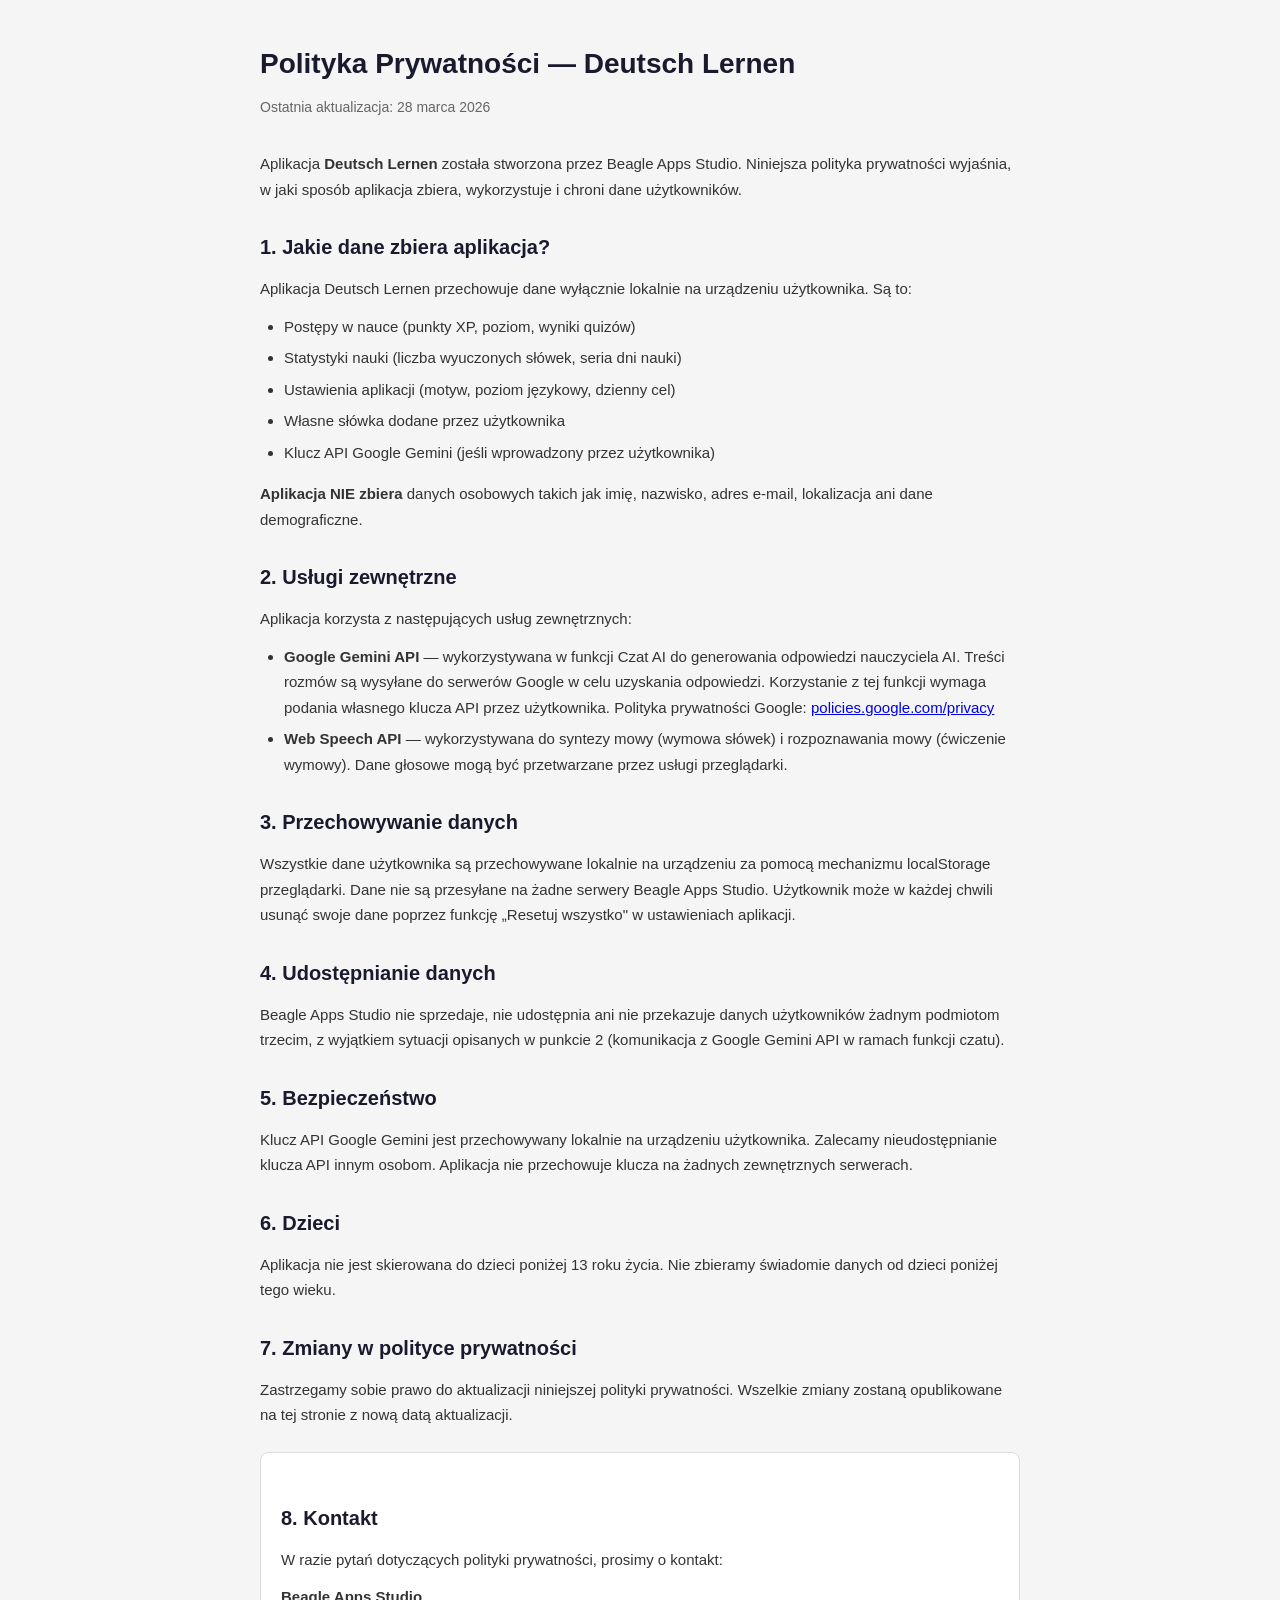
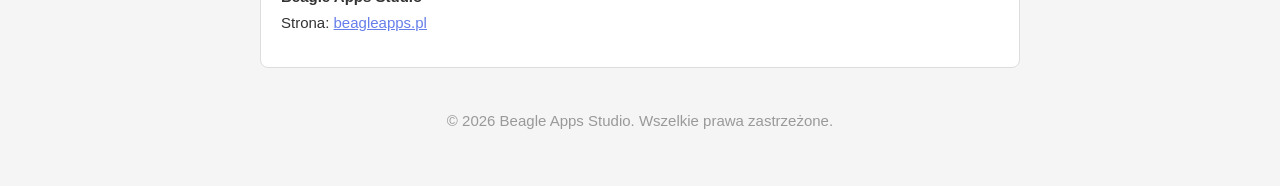
<file: privacy-policy.html>
<!DOCTYPE html>
<html lang="pl">
<head>
    <meta charset="UTF-8">
    <meta name="viewport" content="width=device-width, initial-scale=1.0">
    <title>Polityka Prywatności - Deutsch Lernen</title>
    <style>
        * { margin: 0; padding: 0; box-sizing: border-box; }
        body {
            font-family: -apple-system, BlinkMacSystemFont, 'Segoe UI', Roboto, sans-serif;
            background: #f5f5f5;
            color: #333;
            line-height: 1.7;
        }
        .container {
            max-width: 800px;
            margin: 0 auto;
            padding: 40px 20px;
        }
        h1 {
            font-size: 28px;
            color: #1a1a2e;
            margin-bottom: 8px;
        }
        .update-date {
            color: #666;
            font-size: 14px;
            margin-bottom: 32px;
        }
        h2 {
            font-size: 20px;
            color: #1a1a2e;
            margin-top: 28px;
            margin-bottom: 12px;
        }
        p, li {
            font-size: 15px;
            margin-bottom: 12px;
        }
        ul {
            padding-left: 24px;
            margin-bottom: 16px;
        }
        li { margin-bottom: 6px; }
        .contact {
            background: #fff;
            border: 1px solid #ddd;
            border-radius: 8px;
            padding: 20px;
            margin-top: 24px;
        }
        .contact a { color: #667eea; }
        .footer {
            text-align: center;
            margin-top: 40px;
            color: #999;
            font-size: 13px;
        }
    </style>
</head>
<body>
<div class="container">

<h1>Polityka Prywatności — Deutsch Lernen</h1>
<p class="update-date">Ostatnia aktualizacja: 28 marca 2026</p>

<p>Aplikacja <strong>Deutsch Lernen</strong> została stworzona przez Beagle Apps Studio. Niniejsza polityka prywatności wyjaśnia, w jaki sposób aplikacja zbiera, wykorzystuje i chroni dane użytkowników.</p>

<h2>1. Jakie dane zbiera aplikacja?</h2>
<p>Aplikacja Deutsch Lernen przechowuje dane wyłącznie lokalnie na urządzeniu użytkownika. Są to:</p>
<ul>
    <li>Postępy w nauce (punkty XP, poziom, wyniki quizów)</li>
    <li>Statystyki nauki (liczba wyuczonych słówek, seria dni nauki)</li>
    <li>Ustawienia aplikacji (motyw, poziom językowy, dzienny cel)</li>
    <li>Własne słówka dodane przez użytkownika</li>
    <li>Klucz API Google Gemini (jeśli wprowadzony przez użytkownika)</li>
</ul>
<p><strong>Aplikacja NIE zbiera</strong> danych osobowych takich jak imię, nazwisko, adres e-mail, lokalizacja ani dane demograficzne.</p>

<h2>2. Usługi zewnętrzne</h2>
<p>Aplikacja korzysta z następujących usług zewnętrznych:</p>
<ul>
    <li><strong>Google Gemini API</strong> — wykorzystywana w funkcji Czat AI do generowania odpowiedzi nauczyciela AI. Treści rozmów są wysyłane do serwerów Google w celu uzyskania odpowiedzi. Korzystanie z tej funkcji wymaga podania własnego klucza API przez użytkownika. Polityka prywatności Google: <a href="https://policies.google.com/privacy" target="_blank">policies.google.com/privacy</a></li>
    <li><strong>Web Speech API</strong> — wykorzystywana do syntezy mowy (wymowa słówek) i rozpoznawania mowy (ćwiczenie wymowy). Dane głosowe mogą być przetwarzane przez usługi przeglądarki.</li>
</ul>

<h2>3. Przechowywanie danych</h2>
<p>Wszystkie dane użytkownika są przechowywane lokalnie na urządzeniu za pomocą mechanizmu localStorage przeglądarki. Dane nie są przesyłane na żadne serwery Beagle Apps Studio. Użytkownik może w każdej chwili usunąć swoje dane poprzez funkcję „Resetuj wszystko" w ustawieniach aplikacji.</p>

<h2>4. Udostępnianie danych</h2>
<p>Beagle Apps Studio nie sprzedaje, nie udostępnia ani nie przekazuje danych użytkowników żadnym podmiotom trzecim, z wyjątkiem sytuacji opisanych w punkcie 2 (komunikacja z Google Gemini API w ramach funkcji czatu).</p>

<h2>5. Bezpieczeństwo</h2>
<p>Klucz API Google Gemini jest przechowywany lokalnie na urządzeniu użytkownika. Zalecamy nieudostępnianie klucza API innym osobom. Aplikacja nie przechowuje klucza na żadnych zewnętrznych serwerach.</p>

<h2>6. Dzieci</h2>
<p>Aplikacja nie jest skierowana do dzieci poniżej 13 roku życia. Nie zbieramy świadomie danych od dzieci poniżej tego wieku.</p>

<h2>7. Zmiany w polityce prywatności</h2>
<p>Zastrzegamy sobie prawo do aktualizacji niniejszej polityki prywatności. Wszelkie zmiany zostaną opublikowane na tej stronie z nową datą aktualizacji.</p>

<div class="contact">
    <h2>8. Kontakt</h2>
    <p>W razie pytań dotyczących polityki prywatności, prosimy o kontakt:</p>
    <p><strong>Beagle Apps Studio</strong><br>
    Strona: <a href="https://beagleapps.pl" target="_blank">beagleapps.pl</a></p>
</div>

<div class="footer">
    <p>© 2026 Beagle Apps Studio. Wszelkie prawa zastrzeżone.</p>
</div>

</div>
</body>
</html>
</file>
